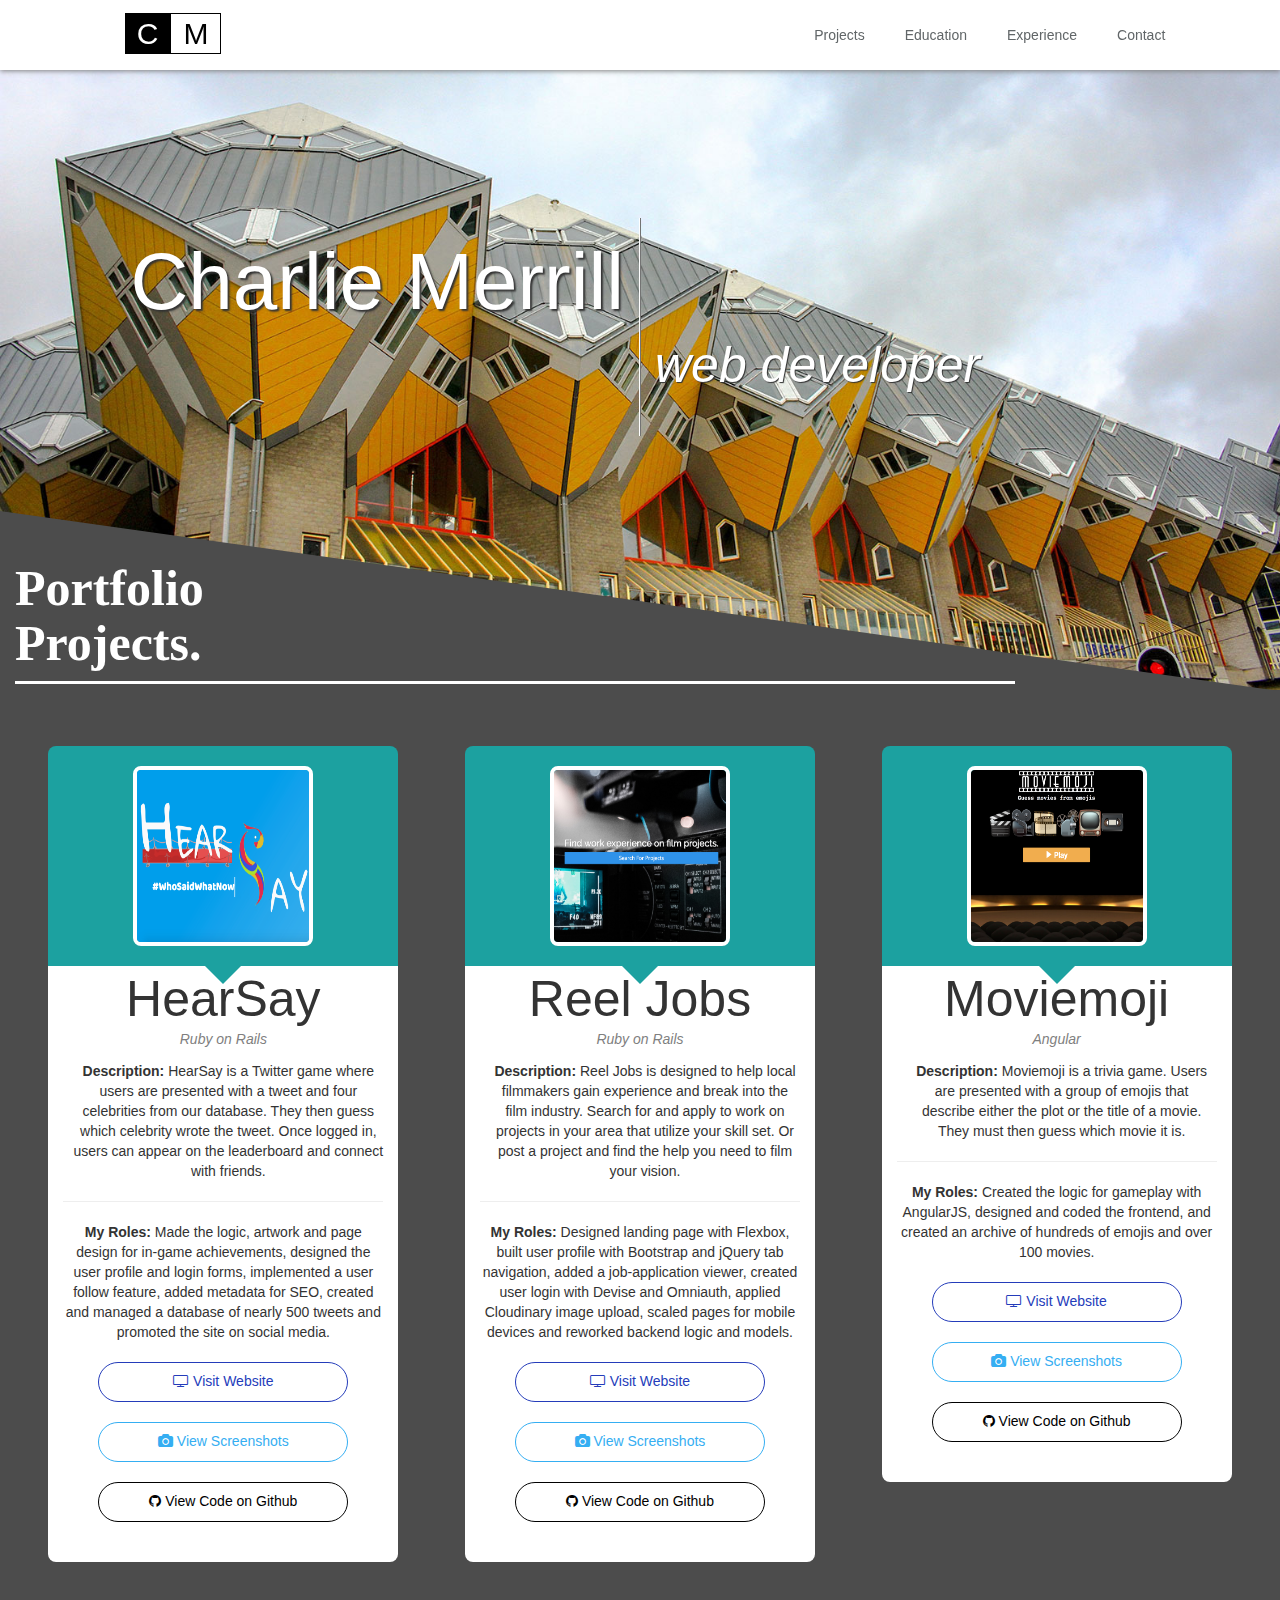
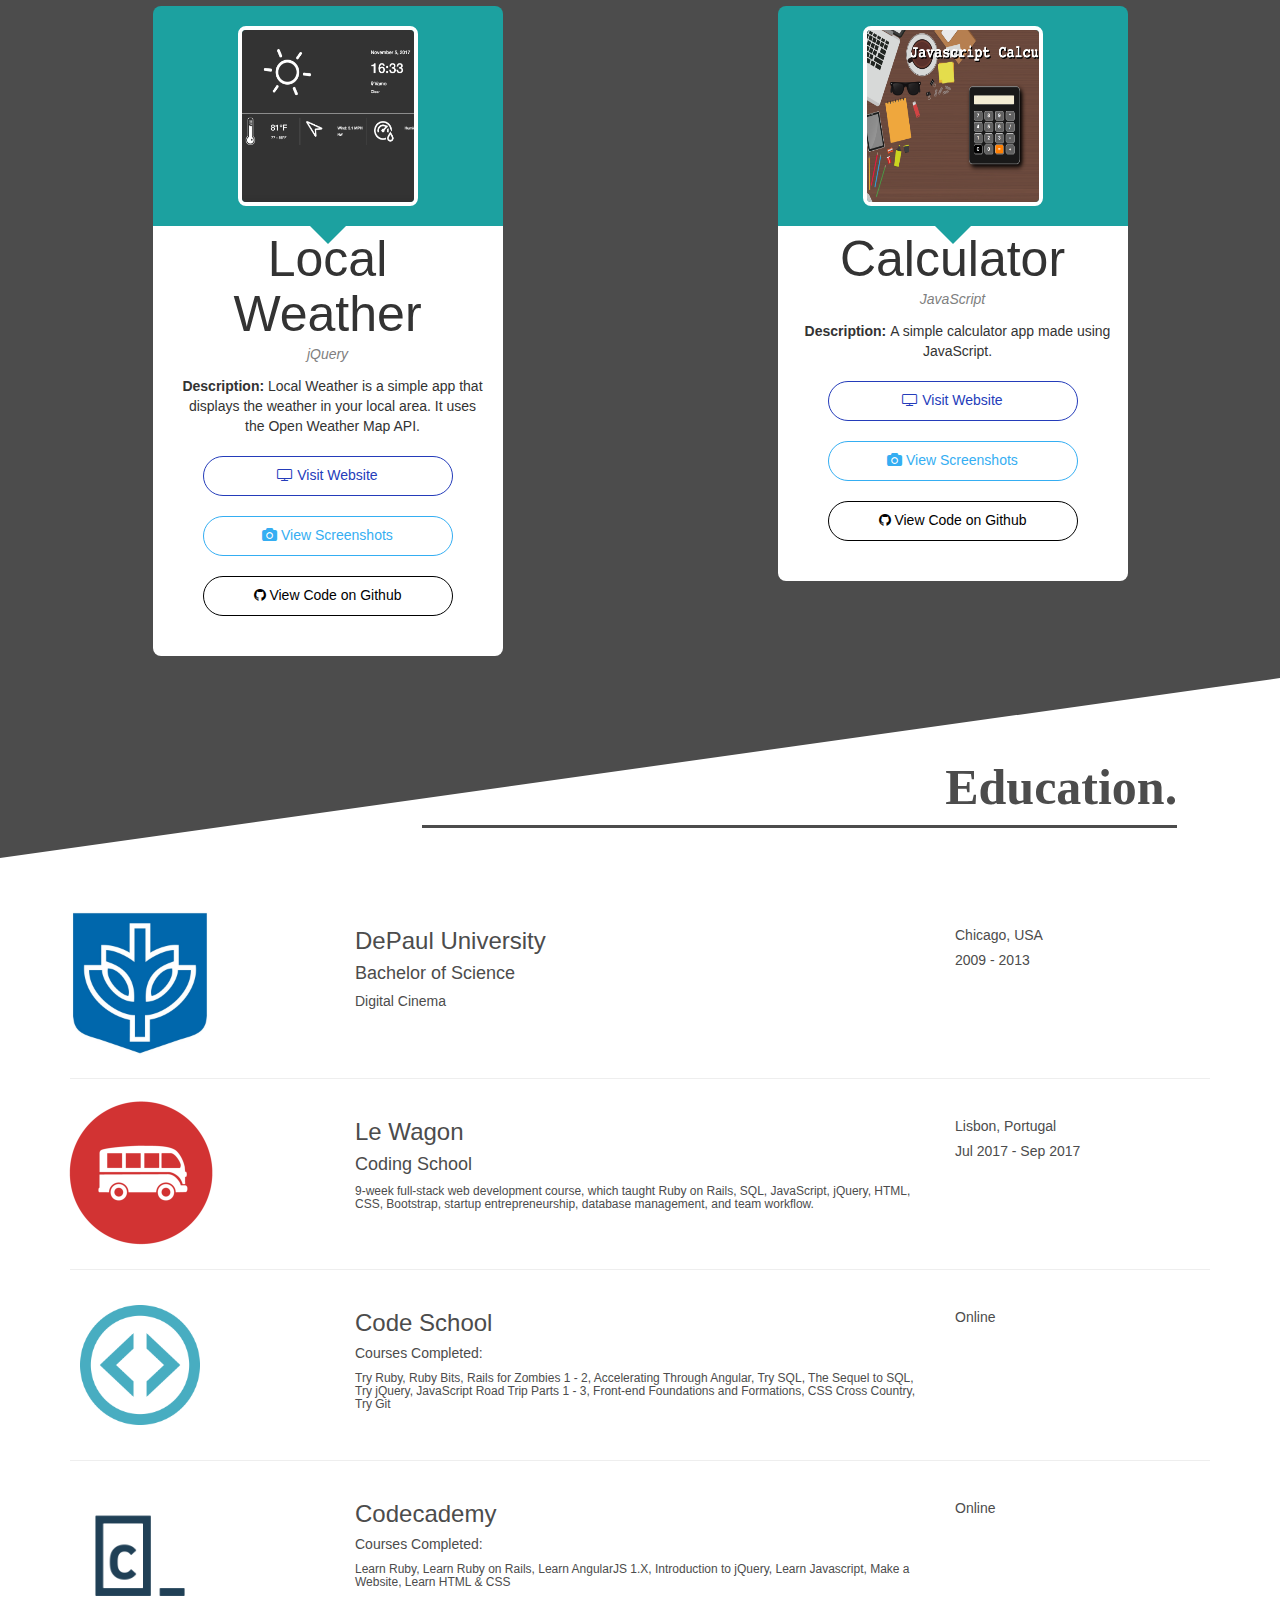
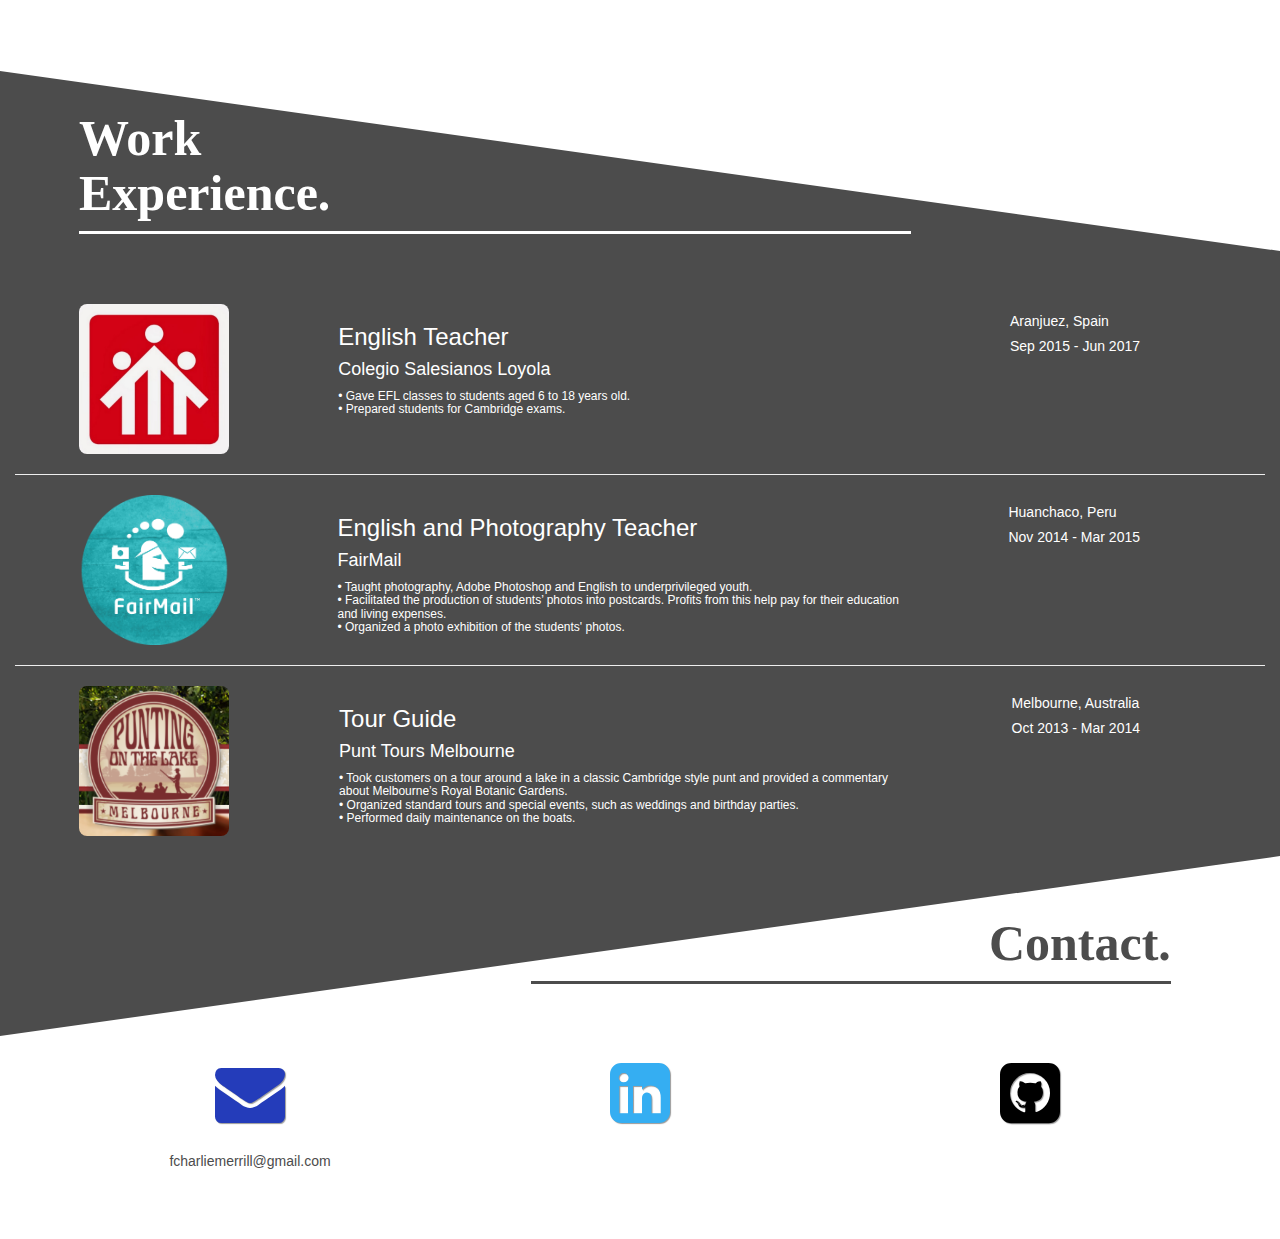
<file: index.html>
<!DOCTYPE html>
<html>
  <head>
    <meta charset="utf-8">
    <meta name="viewport" content="width=device-width, initial-scale=1.0">
    <meta name="author" content="Charlie Merrill">
    <title>Charlie Merrill</title>
    <link rel="stylesheet" type="text/css" href="./stylesheets/stylesheet.css">
    <link rel="stylesheet" href="https://maxcdn.bootstrapcdn.com/bootstrap/3.3.7/css/bootstrap.min.css">
    <link rel="stylesheet" href="https://cdnjs.cloudflare.com/ajax/libs/font-awesome/4.7.0/css/font-awesome.min.css">
    <link rel="icon" type="image/ico" href="images/favicon.ico">
    <script src="https://ajax.googleapis.com/ajax/libs/jquery/3.2.1/jquery.min.js"></script>
    <script src="https://maxcdn.bootstrapcdn.com/bootstrap/3.3.7/js/bootstrap.min.js"></script>
  </head>
  <body>
    <!-- Navigation Bar -->
    <div class="navbar navbar-fixed-top">
      <!-- Logo -->
      <a href="#top" class="navbar-brand">
        <h5 id="C">C</h5>
        <h5 id="M">M</h5>
      </a>

      <!-- Right Navigation -->
      <div class="navbar-right hidden-xs hidden-sm">
        <a href="#project-samples" class="navbar-item navbar-link">Projects</a>
        <a href="#education" class="navbar-item navbar-link">Education</a>
        <a href="#work-experience" class="navbar-item navbar-link">Experience</a>
        <a href="#contact" class="navbar-item navbar-link">Contact</a>
      </div>

      <!-- Dropdown appearing on mobile only -->
      <div class="navbar-item hidden-md hidden-lg">
        <div class="dropdown">
          <i class="fa fa-bars dropdown-toggle" data-toggle="dropdown"></i>
          <ul class="dropdown-menu dropdown-menu-right navbar-dropdown-menu">
            <li><a href="#projects-samples">Projects</a></li>
            <li><a href="#education">Education</a></li>
            <li><a href="#work-experience">Experience</a></li>
            <li><a href="#contact">Contact</a></li>
          </ul>
        </div>
      </div>
    </div>

    <div class="main">
      <div class="jumbotron">
        <div class="container" id="home">
          <div class="row">
            <div class="col-sm-6 col-xs-6" id="name">
              <h1>Charlie Merrill</h2>
            </div>
            <div class="col-sm-6 col-xs-6" id="job">
              <h2>web developer</h3>
            </div>
          </div>
        </div>
        <div id="project-samples"></div>
      </div>
      <div class="container-fluid projects-container">
        <div id="triangle"></div>
        <div class="section-title" id="projects">
          <h2>Portfolio <br />Projects.</h2>
        </div>
        <br>
        <br>
        <div class="project-card-container">
          <div class="card project-card">
            <div class="row">
              <div class="col-xs-12 project-top">
                <img src="images/hearsay.png" class="project-img" alt="HearSay Screenshot">
              </div>
            </div>
            <div class="row">
              <div class="col-xs-12 project-content">
                <div class="arrow-down"></div>
                <h3 class="project-title">HearSay</h3>
                <p class="language">Ruby on Rails</p>
                <p class="project-words"><b>Description: </b>HearSay is a Twitter game where users are presented with a tweet and four celebrities from our database. They then guess which celebrity wrote the tweet. Once logged in, users can appear on the leaderboard and connect with friends.</p>
                <hr>
                <p><b>My Roles: </b>Made the logic, artwork and page design for in-game achievements, designed the user profile and login forms, implemented a user follow feature, added metadata for SEO, created and managed a database of nearly 500 tweets and promoted the site on social media.
</p>
                <div class="row links">
                  <a href="http://www.hearsaythegame.com/" target="_blank" class="site-link"><i class="fa fa-television" aria-hidden="true"></i> Visit Website</a>
                  <a onclick="openModal(1);currentSlide(1)" class="pic-link"><i class="fa fa-camera" aria-hidden="true"></i> View Screenshots</a>
                  <a href="https://github.com/timtud/HearSayTheGame" target="_blank" class="github-link"><i class="fa fa-github" aria-hidden="true"></i> View Code on Github</a>
                </div>
                <div id="myModal1" class="modal">
                  <span class="close cursor" onclick="closeModal(1)">&times;</span>
                  <div class="modal-content">

                    <div class="mySlides">
                      <div class="numbertext">1 / 6</div>
                      <div class="unique-caption">Landing Page</div>
                      <img src="images/hearsay1.png" class="slider-image">
                    </div>

                    <div class="mySlides">
                      <div class="numbertext">2 / 6</div>
                      <div class="unique-caption">Gameplay</div>
                      <img src="images/hearsay2.png" class="slider-image">
                    </div>

                    <div class="mySlides">
                      <div class="numbertext">3 / 6</div>
                      <div class="unique-caption">Gameplay</div>
                      <img src="images/hearsay3.png" class="slider-image">
                    </div>

                    <div class="mySlides">
                      <div class="numbertext">4 / 6</div>
                      <div class="unique-caption">Results Page</div>
                      <img src="images/hearsay4.png" class="slider-image">
                    </div>

                    <div class="mySlides">
                      <div class="numbertext">5 / 6</div>
                      <div class="unique-caption">Leaderboard</div>
                      <img src="images/hearsay5.png" class="slider-image">
                    </div>

                    <div class="mySlides">
                      <div class="numbertext">6 / 6</div>
                      <div class="unique-caption">Profile Page</div>
                      <img src="images/hearsay6.png" class="slider-image">
                    </div>

                    <div class="caption-container">
                      <p id="caption">HearSay</p>
                    </div>

                    <div class="arrows">
                      <a class="prev" onclick="plusSlides(-1, 1, 6)">&#10094;</a>
                      <a class="next" onclick="plusSlides(1, 1, 6)">&#10095;</a>
                    </div>

                  </div>
                </div>
                <br>
              </div>
            </div>
          </div>
          <div class="card project-card">
            <div class="row">
              <div class="col-xs-12 project-top">
                <img src="images/reeljobs.png" class="project-img" alt="Reel Jobs Screenshot">
              </div>
            </div>
            <div class="row">
              <div class="col-xs-12 project-content">
                <div class="arrow-down"></div>
                <h3 class="project-title">Reel Jobs</h3>
                <p class="language">Ruby on Rails</p>
                <p class="project-words"><b>Description: </b>Reel Jobs is designed to help local filmmakers gain experience and break into the film industry. Search for and apply to work on projects in your area that utilize your skill set. Or post a project and find the help you need to film your vision.</p>
                <hr>
                <p><b>My Roles: </b>Designed landing page with Flexbox, built user profile with Bootstrap and jQuery tab navigation, added a job-application viewer, created user login with Devise and Omniauth, applied Cloudinary image upload, scaled pages for mobile devices and reworked backend logic and models.
</p>
                <div class="row links">
                  <a href="https://reel-jobs.herokuapp.com/" target="_blank" class="site-link"><i class="fa fa-television" aria-hidden="true"></i> Visit Website</a>
                  <a onclick="openModal(2);currentSlide(7)" class="pic-link"><i class="fa fa-camera" aria-hidden="true"></i> View Screenshots</a>
                  <a href="https://github.com/CharlieMerrill/Moleywood2" target="_blank" class="github-link"><i class="fa fa-github" aria-hidden="true"></i> View Code on Github</a>
                </div>
                <div id="myModal2" class="modal">
                  <span class="close cursor" onclick="closeModal(2)">&times;</span>
                  <div class="modal-content">

                    <div class="mySlides">
                      <div class="numbertext">1 / 5</div>
                      <div class="unique-caption">Landing Page</div>
                      <img src="images/reeljobs1.png" class="slider-image">
                    </div>

                    <div class="mySlides">
                      <div class="numbertext">2 / 5</div>
                      <div class="unique-caption">Search Results</div>
                      <img src="images/reeljobs2.png" class="slider-image">
                    </div>

                    <div class="mySlides">
                      <div class="numbertext">3 / 5</div>
                      <div class="unique-caption">Project Page</div>
                      <img src="images/reeljobs3.png" class="slider-image">
                    </div>

                    <div class="mySlides">
                      <div class="numbertext">4 / 5</div>
                      <div class="unique-caption">Profile Page</div>
                      <img src="images/reeljobs4.png" class="slider-image">
                    </div>

                    <div class="mySlides">
                      <div class="numbertext">5 / 5</div>
                      <div class="unique-caption">View Applications</div>
                      <img src="images/reeljobs5.png" class="slider-image">
                    </div>

                    <div class="caption-container">
                      <p id="caption">Reel Jobs</p>
                    </div>

                    <div class="arrows">
                      <a class="prev" onclick="plusSlides(-1, 7, 11)">&#10094;</a>
                      <a class="next" onclick="plusSlides(1, 7, 11)">&#10095;</a>
                    </div>

                  </div>
                </div>
                <br>
              </div>
            </div>
          </div>
          <div class="card project-card">
            <div class="row">
              <div class="col-xs-12 project-top">
                <img src="images/moviemoji.png" class="project-img" alt="HearSay Screenshot">
              </div>
            </div>
            <div class="row">
              <div class="col-xs-12 project-content">
                <div class="arrow-down"></div>
                <h3 class="project-title">Moviemoji</h3>
                <p class="language">Angular</p>
                <p class="project-words"><b>Description: </b>Moviemoji is a trivia game. Users are presented with a group of emojis that describe either the plot or the title of a movie. They must then guess which movie it is.</p>
                <hr>
                <p><b>My Roles: </b>Created the logic for gameplay with AngularJS, designed and coded the frontend, and created an archive of hundreds of emojis and over 100 movies.
</p>
                <div class="row links">
                  <a href="https://charliemerrill.github.io/moviemoji/" target="_blank" class="site-link"><i class="fa fa-television" aria-hidden="true"></i> Visit Website</a>
                  <a onclick="openModal(3);currentSlide(12)" class="pic-link"><i class="fa fa-camera" aria-hidden="true"></i> View Screenshots</a>
                  <a href="https://github.com/CharlieMerrill/moviemoji" target="_blank" class="github-link"><i class="fa fa-github" aria-hidden="true"></i> View Code on Github</a>
                </div>
                <div id="myModal3" class="modal">
                  <span class="close cursor" onclick="closeModal(3)">&times;</span>
                  <div class="modal-content">

                    <div class="mySlides">
                      <div class="numbertext">1 / 4</div>
                      <div class="unique-caption">Landing Page</div>
                      <img src="images/moviemoji1.png" class="slider-image">
                    </div>

                    <div class="mySlides">
                      <div class="numbertext">2 / 4</div>
                      <div class="unique-caption">Gameplay</div>
                      <img src="images/moviemoji2.png" class="slider-image">
                    </div>

                    <div class="mySlides">
                      <div class="numbertext">3 / 4</div>
                      <div class="unique-caption">Gameplay</div>
                      <img src="images/moviemoji3.png" class="slider-image">
                    </div>

                    <div class="mySlides">
                      <div class="numbertext">4 / 4</div>
                      <div class="unique-caption">Results</div>
                      <img src="images/moviemoji4.png" class="slider-image">
                    </div>

                    <div class="caption-container">
                      <p id="caption">Moviemoji</p>
                    </div>

                    <div class="arrows">
                      <a class="prev" onclick="plusSlides(-1, 12, 15)">&#10094;</a>
                      <a class="next" onclick="plusSlides(1, 12, 15)">&#10095;</a>
                    </div>

                  </div>
                </div>
                <br>
              </div>
            </div>
          </div>
          <div class="card project-card">
            <div class="row">
              <div class="col-xs-12 project-top">
                <img src="images/localweather.png" class="project-img" alt="Local Weather Screenshot">
              </div>
            </div>
            <div class="row">
              <div class="col-xs-12 project-content">
                <div class="arrow-down"></div>
                <h3 class="project-title">Local Weather</h3>
                <p class="language">jQuery</p>
                <p class="project-words"><b>Description: </b>Local Weather is a simple app that displays the weather in your local area. It uses the Open Weather Map API.</p>
                <div class="row links">
                  <a href="https://charliemerrill.github.io/local-weather/" target="_blank" class="site-link"><i class="fa fa-television" aria-hidden="true"></i> Visit Website</a>
                  <a onclick="openModal(4);currentSlide(16)" class="pic-link"><i class="fa fa-camera" aria-hidden="true"></i> View Screenshots</a>
                  <a href="https://github.com/CharlieMerrill/local-weather" target="_blank" class="github-link"><i class="fa fa-github" aria-hidden="true"></i> View Code on Github</a>
                </div>
                <div id="myModal4" class="modal">
                  <span class="close cursor" onclick="closeModal(4)">&times;</span>
                  <div class="modal-content">

                    <div class="mySlides">
                      <div class="numbertext">1 / 2</div>
                      <div class="unique-caption">Weather Display</div>
                      <img src="images/localweather1.png" class="slider-image">
                    </div>

                    <div class="mySlides">
                      <div class="numbertext">2 / 2</div>
                      <div class="unique-caption">Weather Display</div>
                      <img src="images/localweather2.png" class="slider-image">
                    </div>

                    <div class="caption-container">
                      <p id="caption">Local Weather</p>
                    </div>

                    <div class="arrows">
                      <a class="prev" onclick="plusSlides(-1, 16, 17)">&#10094;</a>
                      <a class="next" onclick="plusSlides(1, 16, 17)">&#10095;</a>
                    </div>

                  </div>
                </div>
                <br>
              </div>
            </div>
          </div>
          <div class="card project-card">
            <div class="row">
              <div class="col-xs-12 project-top">
                <img src="images/calculator.png" class="project-img" alt="Calculator Screenshot">
              </div>
            </div>
            <div class="row">
              <div class="col-xs-12 project-content">
                <div class="arrow-down"></div>
                <h3 class="project-title">Calculator</h3>
                <p class="language">JavaScript</p>
                <p class="project-words"><b>Description: </b>A simple calculator app made using JavaScript.</p>
                <div class="row links">
                  <a href="https://charliemerrill.github.io/javascript-calculator/" target="_blank" class="site-link"><i class="fa fa-television" aria-hidden="true"></i> Visit Website</a>
                  <a onclick="openModal(5);currentSlide(18)" class="pic-link"><i class="fa fa-camera" aria-hidden="true"></i> View Screenshots</a>
                  <a href="https://github.com/CharlieMerrill/javascript-calculator" target="_blank" class="github-link"><i class="fa fa-github" aria-hidden="true"></i> View Code on Github</a>
                </div>
                <div id="myModal5" class="modal">
                  <span class="close cursor" onclick="closeModal(5)">&times;</span>
                  <div class="modal-content">

                    <div class="mySlides">
                      <div class="numbertext">1 / 1</div>
                      <div class="unique-caption">Calculator Display</div>
                      <img src="images/calculator1.png" class="slider-image">
                    </div>

                    <div class="caption-container">
                      <p id="caption">Calculator</p>
                    </div>

                    <div class="arrows">
                      <a class="prev" onclick="plusSlides(-1, 18, 18)">&#10094;</a>
                      <a class="next" onclick="plusSlides(1, 18, 18)">&#10095;</a>
                    </div>

                  </div>
                </div>
                <br>
              </div>
            </div>
          </div>
        </div>
      </div>
      <div id="education"></div>
      <div id="triangle2"></div>
      <div class="container">
        <div class="section-title text-right" id="education-text">
          <h2>Education.</h2>
        </div>
        <br>
        <br>
        <br>
        <div class="row education-row">
          <div class="row">
            <div class="col-xs-3">
              <img src="images/depaul.jpg" alt="DePaul Logo">
            </div>
            <div class="col-sm-6 col-xs-9">
              <h3>DePaul University</h3>
              <h4>Bachelor of Science</h4>
              <h5>Digital Cinema</h5>
              <h5 class="hidden-sm hidden-md hidden-lg hidden-xl">Chicago, USA</h5>
              <h5 class="hidden-sm hidden-md hidden-lg hidden-xl">2009 - 2013</h5>
            </div>
            <div class="col-sm-3 hidden-xs edu-dates">
              <h5>Chicago, USA</h5>
              <h5>2009 - 2013</h5>
            </div>
          </div>
        </div>
        <hr>
        <div class="row education-row">
          <div class="row">
            <div class="col-xs-3">
              <img src="images/lewagon.png" alt="Le Wagon Logo">
            </div>
            <div class="col-sm-6 col-xs-9">
              <h3>Le Wagon</h3>
              <h4>Coding School</h4>
              <h5 class="hidden-sm hidden-md hidden-lg hidden-xl">Lisbon, Portugal</h5>
              <h5 class="hidden-sm hidden-md hidden-lg hidden-xl">Jul 2017 - Sep 2017</h5>
              <h6>9-week full-stack web development course, which taught Ruby on Rails, SQL, JavaScript, jQuery, HTML, CSS, Bootstrap, startup entrepreneurship, database management, and team workflow.</h6>
            </div>
            <div class="col-sm-3 hidden-xs edu-dates">
              <h5>Lisbon, Portugal</h5>
              <h5>Jul 2017 - Sep 2017</h5>
            </div>
          </div>
        </div>
        <hr>
        <div class="row education-row">
          <div class="row">
            <div class="col-xs-3">
              <img src="images/codeschool.png" alt="Code School Logo">
            </div>
            <div class="col-sm-6 col-xs-9">
              <h3>Code School</h3>
              <h5 class="hidden-sm hidden-md hidden-lg hidden-xl">Online</h5>
              <h5>Courses Completed:</h5>
              <h6>Try Ruby, Ruby Bits, Rails for Zombies 1 - 2, Accelerating Through Angular, Try SQL, The Sequel to SQL, Try jQuery, JavaScript Road Trip Parts 1 - 3, Front-end Foundations and Formations, CSS Cross Country, Try Git</h6>
            </div>
            <div class="col-sm-3 hidden-xs edu-dates">
              <h5>Online</h5>
            </div>
          </div>
        </div>
        <hr>
        <div class="row education-row">
          <div class="row">
            <div class="col-xs-3">
              <img src="images/codecademy.png" alt="Codecademy Logo">
            </div>
            <div class="col-sm-6 col-xs-9">
              <h3>Codecademy</h3>
              <h5 class="hidden-sm hidden-md hidden-lg hidden-xl">Online</h5>
              <h5>Courses Completed:</h5>
              <h6>Learn Ruby, Learn Ruby on Rails, Learn AngularJS 1.X, Introduction to jQuery, Learn Javascript, Make a Website, Learn HTML & CSS</h6>
            </div>
            <div class="col-sm-3 hidden-xs edu-dates">
              <h5>Online</h5>
            </div>
          </div>
        </div>
        <div id="work-experience"></div>
        <br>
        <br>
      </div>
      <div id="triangle3"></div>
      <div class="container-fluid work-container">
        <div class="section-title" id="experience">
          <h2>Work <br />Experience.</h2>
        </div>
        <div class="work fluid">
          <div>
            <img src="images/loyola.jpg" alt="Loyola Logo">
          </div>
          <div class="work-content">
            <h3>English Teacher</h3>
            <h4>Colegio Salesianos Loyola</h4>
            <h5 class="hidden-sm hidden-md hidden-lg hidden-xl">Aranjuez, Spain</h5>
            <h5 class="hidden-sm hidden-md hidden-lg hidden-xl">Sep 2015 - Jun 2017</h5>
            <h6>• Gave EFL classes to students aged 6 to 18 years old.<br />• Prepared students for Cambridge exams.</h6>
          </div>
          <div class="hidden-xs">
            <h5>Aranjuez, Spain</h5>
            <h5>Sep 2015 - Jun 2017</h5>
          </div>
        </div>
        <hr>
        <div class="work">
          <div>
            <img src="images/fairmail.png" alt="FairMail Logo">
          </div>
          <div  class="work-content">
            <h3>English and Photography Teacher</h3>
            <h4>FairMail</h4>
            <h5 class="hidden-sm hidden-md hidden-lg hidden-xl">Huanchaco, Peru</h5>
            <h5 class="hidden-sm hidden-md hidden-lg hidden-xl">Nov 2014 - Mar 2015</h5>
            <h6>• Taught photography, Adobe Photoshop and English to underprivileged youth.<br />• Facilitated the production of students’ photos into postcards. Profits from this help pay for their education and living expenses.<br />• Organized a photo exhibition of the students' photos.</h6>
          </div>
          <div class="hidden-xs">
            <h5>Huanchaco, Peru</h5>
            <h5>Nov 2014 - Mar 2015</h5>
          </div>
        </div>
        <hr>
        <div class="work">
          <div>
            <img src="images/punt2.png" alt="Punt Tours Logo">
          </div>
          <div class="work-content">
            <h3>Tour Guide</h3>
            <h4>Punt Tours Melbourne</h4>
            <h5 class="hidden-sm hidden-md hidden-lg hidden-xl">Melbourne, Australia</h5>
            <h5 class="hidden-sm hidden-md hidden-lg hidden-xl">Oct 2013 - Mar 2014</h5>
            <h6>• Took customers on a tour around a lake in a classic Cambridge style punt and provided a commentary about Melbourne’s Royal Botanic Gardens.<br />• Organized standard tours and special events, such as weddings and birthday parties.<br />• Performed daily maintenance on the boats.</h6>
          </div>
          <div class="hidden-xs">
            <h5>Melbourne, Australia</h5>
            <h5>Oct 2013 - Mar 2014</h5>
          </div>
        </div>
        <br>
      </div>
      <div id="triangle4"></div>
      <div class="container">
        <div class="section-title" id="contact">
          <h2>Contact.</h2>
        </div>
        <br>
        <br>
        <br>
        <div class="row text-center">
          <div class="col-xs-12 col-sm-4">
            <div id="contact-mail">
              <i class="fa fa-envelope" aria-hidden="true"></i>
              <h5 id="email">fcharliemerrill@gmail.com</h5>
            </div>
          </div>
          <div class="col-xs-12 col-sm-4">
            <a href="https://www.linkedin.com/in/charlie-merrill-428487b5/" target="_blank" id="contact-linkedin"><i class="fa fa-linkedin-square" aria-hidden="true"></i></a>
          </div>
          <div class="col-xs-12 col-sm-4">
            <a href="https://github.com/CharlieMerrill" target="_blank" id="contact-github"><i class="fa fa-github-square" aria-hidden="true"></i></a>
          </div>
        </div>
      </div>
      <br>
      <br>
      <br>
    </div>
  <script src="scripts/script.js"></script>
  </body>
</html>
</file>
<file: stylesheets/stylesheet.css>
/* Main navbar */
.navbar {
  background: white;
  transition: all 0.3s ease;
  height: 70px !important;
  margin-bottom: 0px !important;
  display: flex;
  align-items: center;
  justify-content: space-between;
  position: fixed;
  left: 0;
  top: 0;
  width: 100%;
  border-radius: 0px !important;
  box-shadow: 0px 1px 5px #7F7F7F;
  z-index: 1;
}

/* Logo */
.navbar-brand {
  margin-bottom: 15px;
}

.navbar-brand h5 {
  display: inline;
  font-size: 30px;
}

#C {
  color: white;
  background-color: black;
  padding: 4px 12px;
}

#M {
  color: black;
  background-color: white;
  border: 1px solid black;
  padding: 3px 12px;
  margin-left: -5px;
}

/* Right section */
.navbar-right {
  display: flex;
  align-items: center;
  justify-content: space-between;
  padding-left: 35vw;
}

/* Basic navbar item */
.navbar-item {
  cursor: pointer;
  padding: 0 20px;
}

/* Navbar link */
.navbar-link {
  color: #616668;
  font-size: 14px;
}
.navbar-link:hover {
  color: #da552f;
  text-decoration: none;
}

/* Dropdown menu */
.navbar-dropdown-menu {
  margin-top: 15px;
  box-shadow: 1px 1px 4px #E6E6E6;
  border-color: #E6E6E6;
}

.navbar-dropdown-menu li > a {
  transition: color 0.3s ease;
  font-weight: lighter !important;
  color: #999999 !important;
  font-size: 15px !important;
  line-height: 22px !important;
  padding: 10px 20px;
}

.navbar-dropdown-menu li > a:hover {
  background: transparent !important;
  color: black !important;
}

.navbar-dropdown-menu:before {
  content: ' ';
  height: 10px;
  width: 10px;
  position: absolute;
  right: 10px;
  top: -6px;
  background-color: white;
  transform: rotate(45deg);
  border-left: 1px solid #E6E6E6;
  border-top: 1px solid #E6E6E6;
}

/* Main Page */
.main {
  height: calc(~"100% - 70px");
  overflow: auto;
  margin-top: 70px;
}

/* Top Display */
.jumbotron {
  background-image: url('../images/portfolio-banner3.jpg');
  background-repeat: no-repeat;
  background-position: relative;
  background-size: cover;
  height: 620px;
}

.jumbotron .container {
  margin-top: 100px;
}

#name {
  text-align: right;
  border-right: 1px solid white;
  color: white;
  text-shadow: 2px 2px 2px #333333;
  padding-bottom: 100px;
  box-shadow: 1px 0px 0px #737373;
}

#name h1 {
  font-size: 80px;
}

#job {
  padding-top: 100px;
  color: white;
  text-shadow: 1px 1px 1px #333333;
  font-style: italic;
}

#job h2 {
  font-size: 50px;
}

.section-title {
  font-family: Verdana, san-serif;
  border-bottom: 3px solid #4C4C4C;
}

.section-title h2 {
  font-weight: bold;
  font-size: 50px;
}

/* Diagonal Page Divdiers */
#triangle {
  height: 0;
  width: 0;
  margin-left: -15px;
  margin-top: -179px;
  border-top: 180px solid transparent;
  border-left: 100vw solid #4C4C4C;
}

#triangle2 {
  height: 0;
  width: 0;
  border-bottom: 180px solid transparent;
  border-left: 100vw solid #4C4C4C;
}

#triangle3 {
  height: 0;
  width: 0;
  border-top: 180px solid transparent;
  border-left: 100vw solid #4C4C4C;
}

#triangle4 {
  height: 0;
  width: 0;
  border-bottom: 180px solid transparent;
  border-left: 100vw solid #4C4C4C;
}

/* Project Section */
#projects {
  margin-top: -150px;
  width: 80%;
  color: white;
  border-bottom: 3px solid white !important;
}

.projects-container {
  background-color: #4C4C4C;
  margin-top: -30px;
}

.project-card-container {
  display: flex;
  justify-content: space-around;
  flex-wrap: wrap;
}

.text-right {
  text-align: right;
}

.project-card {
  margin: 22px;
  border-radius: 8px;
  width: 320px;
}

.project-top {
  border-top-left-radius: 8px;
  border-top-right-radius: 8px;
  background-color: #1CA1A0;
  display: flex;
  justify-content: center;
}

.arrow-down {
  width: 0;
  height: 0;
  margin: -12px auto;
  border-left: 20px solid transparent;
  border-right: 20px solid transparent;
  border-top: 20px solid #1CA1A0;
}

.project-img {
  border-radius: 8px;
  border: 4px solid white;
  height: 180px;
  width: 180px;
  position: relative;
  z-index: 1;
  margin: 20px auto;
}

.language {
  color: #7F7F7F;
  font-style: italic;
  padding: 10px;
}

.project-content {
  border-bottom-left-radius: 8px;
  border-bottom-right-radius: 8px;
  background-color: white;
  padding: 10px;
  text-align: center;
}

.project-title {
  text-align: center;
  font-size: 50px;
  margin: -8px auto;
}

.project-words {
  margin-top: -8px;
  padding-left: 10px;
}

.links {
  display: flex;
  justify-content: center;
  flex-wrap: wrap;
}

.links a {
  border-radius: 40px;
  padding-top: 8px;
  margin: 10px auto;
  width: 250px;
  height: 40px;
  text-align: center;
}

.site-link {
  border: 1px solid #243CBA;
  color: #243CBA;
}

.site-link:hover {
  background-color: #243CBA;
  color: white;
  text-decoration: none;
}

.pic-link {
  border: 1px solid #35AEF2;
  color: #35AEF2;
}

.pic-link:hover {
  background-color: #35AEF2;
  color: white;
  text-decoration: none;
  cursor: pointer;
}

.github-link {
  border: 1px solid black;
  color: black;
}

.github-link:hover {
  background-color: black;
  color: white;
  text-decoration: none;
}

/* Image Slider */
.row:after {
  content: "";
  display: table;
  clear: both;
}

/* The Modal (background) */
.modal {
  display: none;
  position: fixed;
  z-index: 1;
  padding-top: 100px;
  left: 0;
  top: 0;
  width: 100%;
  height: 100%;
  overflow: auto;
  background: linear-gradient(rgba(0, 0, 0, 0.6), rgba(0, 0, 0, 0.6));
}

/* Modal Content */
.modal-content {
  position: relative;
  background-color: #fefefe;
  margin: auto;
  padding: 0;
  width: 80%;
  max-width: 80%;
}

.slider-image {
  width: 80%;
  border-radius: 5px;
  margin-bottom: 15px;
}

/* The Close Button */
.close {
  color: white !important;
  position: absolute;
  top: 10px;
  right: 25px;
  font-size: 55px !important;
  font-weight: bold;
}

.close:hover,
.close:focus {
  color: white;
  text-decoration: none;
  cursor: pointer;
}

.mySlides {
  display: none;
}

/* Next & previous buttons */
.arrows {
  width: 100%;
  display: flex;
  justify-content: space-around;
  position: absolute;
  right: 22%;
}

.prev,
.next {
  cursor: pointer;
  position: absolute;
  top: 120%;
  width: 120px;
  padding: 16px;
  color: white;
  font-weight: bold;
  font-size: 20px;
  transition: 0.6s ease;
  border-radius: 0 3px 3px 0;
  user-select: none;
  -webkit-user-select: none;
}

/* Position the "next button" to the right */
.next {
  right: 0;
}

/* On hover, add a black background color with a little bit see-through */
.prev:hover,
.next:hover {
  background-color: rgba(0, 0, 0, 0.8);
  text-decoration: none;
}

/* Number text (1/3 etc) */
.numbertext {
  color: white;
  border-top-left-radius: 5px;
  font-size: 20px;
  padding: 8px 12px;
  position: absolute;
  top: 0;
  background-color: black;
  font-weight: bold;
}

.caption-container {
  text-align: center;
  background-color: black;
  padding: 2px 16px;
  color: white;
  border-bottom-left-radius: 5px;
  border-bottom-right-radius: 5px;
}

.unique-caption {
  font-weight: bold;
}

/* Education Section */
#education-text {
  margin-top: -118px;
  margin-left: 27.5vw;
  width: 59vw;
  color: #4C4C4C;
}

.education-row {
  margin-top: 20px;
  color: #4C4C4C;
}

.education-row img {
  height: 150px;
  width: 150px;
  margin-left: 10px;
}

.edu-dates {
  margin-top: 10px;
  color: #4C4C4C;
}

#sololearn-margin {
  margin-bottom: 100px;
}

/* Experience Section */
.work-container {
  background-color: #4C4C4C;
  color: white;
}

#experience {
  border-bottom: 3px solid white;
  text-align: left;
  width: 65vw;
  margin-left: 5vw;
  margin-top: -160px;
  margin-bottom: 70px;
}

.work {
  margin-top: 20px;
  width: 90%;
  display: flex;
  justify-content: space-between;
  flex-wrap: wrap;
}

.work img {
  border-radius: 8px;
  height: 150px;
  width: 150px;
  margin-left: 5vw;
}

.work-content {
width: 50%;
}

.work-dates {
  margin-top: 10px;
}

.text-center {
  text-align: center;
}

/* Contact Section */
#contact {
  width: 50vw;
  text-align: right;
  margin-top: -140px;
  margin-left: 36vw;
  color: #4C4C4C;
}

#contact-mail {
  color: #243CBA;
  font-size: 70px;
  text-shadow: 1px 1px 1px #999999;
}

#contact-mail:hover {
  color: #1B267E;
}

#contact-linkedin {
  color: #35AEF2;
  font-size: 70px;
  text-shadow: 1px 1px 1px #999999;
}

#contact-linkedin:hover {
  color: #2A88BD;
}

#contact-github {
  color: black;
  font-size: 70px;
  text-shadow: 1px 1px 1px #999999;
}

#contact-github:hover {
  color: #383838;
}

#email {
  text-shadow: none;
  color: #4C4C4C;
}

/* Media Query */

@media only screen and (max-width: 768px) {
  .project-content {
    border: 0px solid white;
    margin-top: 0px;
    height: 120%;
  } .project-card {
    width: 90%;
    margin: 10px auto;
  } .project-title {
    text-align: center;
    margin-top: 5px;
  } .links {
    flex-wrap: wrap;
    justify-content: center;
  } .links a {
    width: 80%;
  } .education-row img {
    height: 80px;
    width: 80px;
    margin-top: 20px;
  } .education-row h3, h4, h5, h6 {
    padding-left: 10px;
  } .work div {
    margin: 0 auto;
    width: 100%;
    text-align: center;
  } .work-content {
    width: 100%;
  } .work img {
    height: 80px;
    width: 80px;
    margin: 0px auto;
  } #name h1 {
    font-size: 40px;
  } #job h2 {
    font-size: 30px;
  } .jumbotron .container {
    margin-right: 0px;
  } .section-title h2 {
    font-size: 30px;
  } #projects {
    width: 65%;
    margin-top: -100px;
  } #education {
    width: 40vw;
    margin-left: 0vw;
    margin-top: 0px;
  } #education-text {
    margin-top: -80px;
    margin-left: 30vw;
    width: 60vw;
  } #experience {
    margin-top: -120px;
  } #contact {
    margin-top: -80px;
    margin-left: 40vw;
  }
}
</file>
